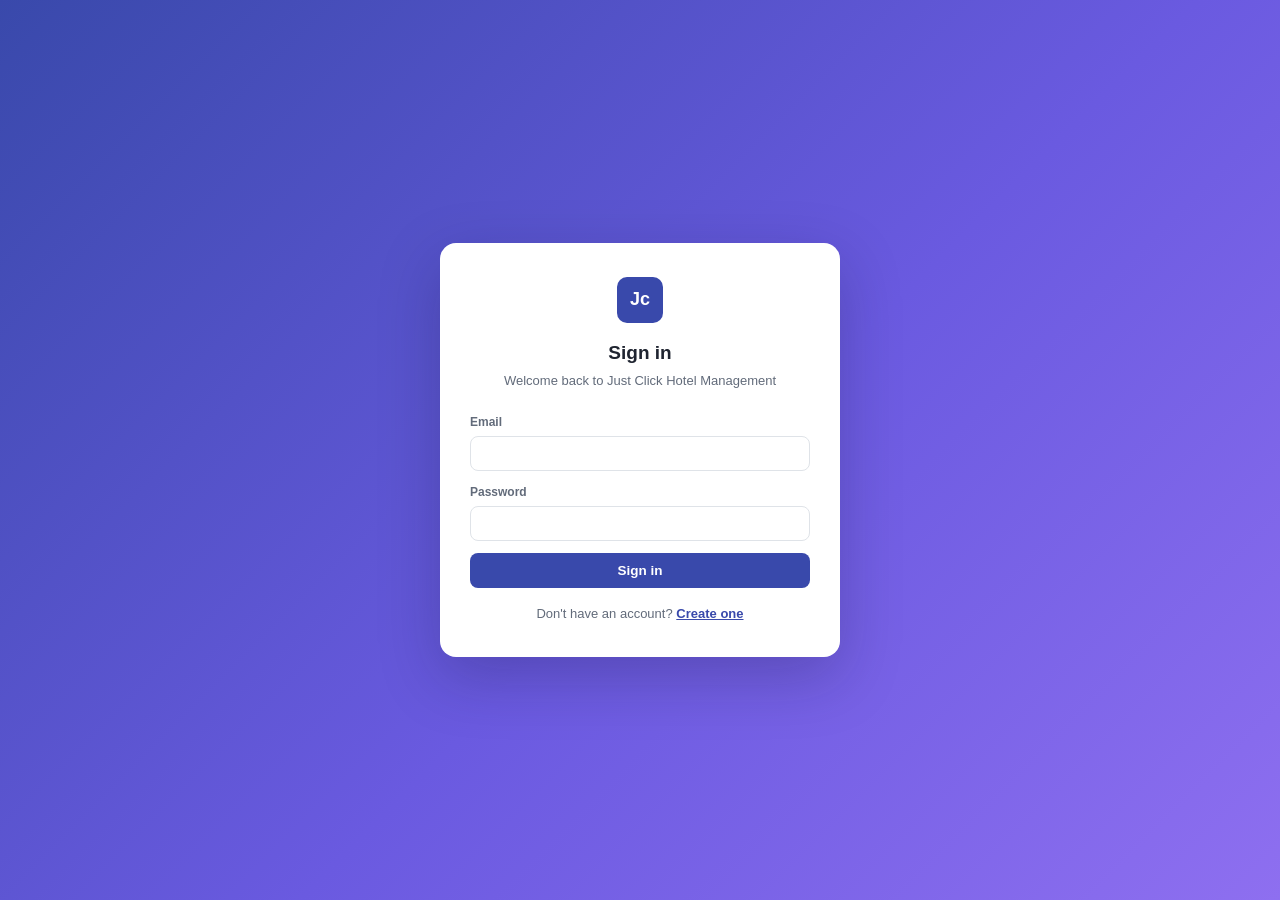
<file: src/main/resources/static/index.html>
<!DOCTYPE html>
<html lang="en">
<head>
    <meta charset="UTF-8">
    <meta name="viewport" content="width=device-width, initial-scale=1.0">
    <title>Hotels — Just Click</title>
    <link rel="icon" href="favicon.ico">
    <link rel="stylesheet" href="css/style.css">
</head>
<body>

<header>
    <div id="app-header" style="display:contents;"></div>
</header>

<div id="toast"></div>

<main>
    <div class="page-head">
        <h2>Hotels</h2>
        <p>Browse hotels and see live room availability.</p>
    </div>

    <div class="stats-strip">
        <div class="stat-mini">
            <div class="num" id="stat-hotels">—</div>
            <div class="lbl">Hotels</div>
        </div>
        <div class="stat-mini">
            <div class="num" id="stat-rooms">—</div>
            <div class="lbl">Total rooms</div>
        </div>
        <div class="stat-mini">
            <div class="num" id="stat-available">—</div>
            <div class="lbl"> Available rooms</div>
        </div>
    </div>

    <div class="toolbar">
        <div class="field" style="margin:0; min-width:200px;">
            <label>City</label>
            <select id="city-filter"><option value="">All cities</option></select>
        </div>
    </div>

    <div class="hotel-grid" id="hotel-grid"></div>
    <p class="text-muted hidden" id="hotel-grid-empty">No hotels found.</p>
</main>

<script src="js/common.js"></script>
<script src="js/dashboard.js"></script>
</body>
</html>
</file>
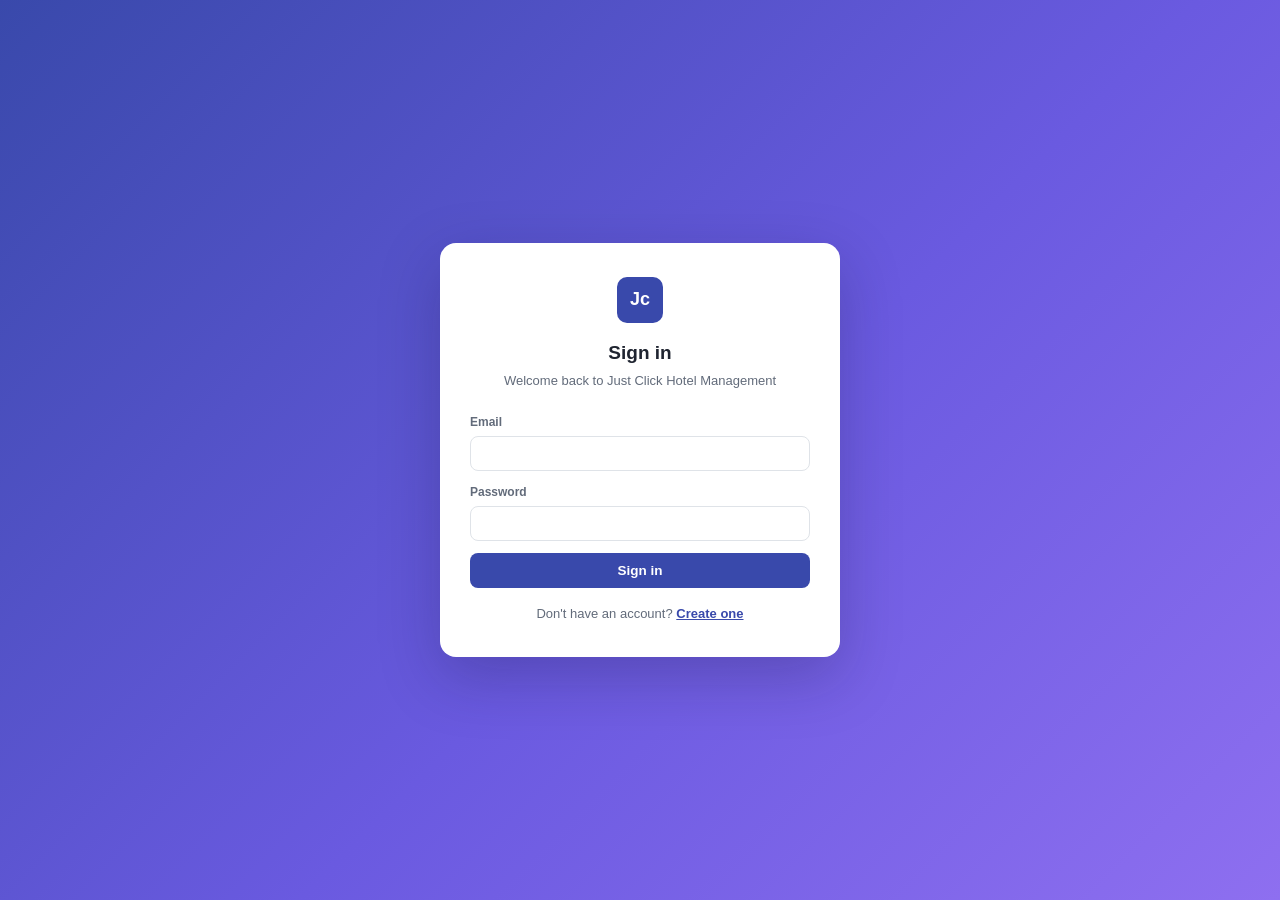
<file: src/main/resources/static/bookings.html>
<!DOCTYPE html>
<html lang="en">
<head>
    <meta charset="UTF-8">
    <meta name="viewport" content="width=device-width, initial-scale=1.0">
    <title>My bookings — Just Click</title>
    <link rel="icon" href="favicon.ico">
    <link rel="stylesheet" href="css/style.css">
</head>
<body>

<header>
    <div id="app-header" style="display:contents;"></div>
</header>

<div id="toast"></div>

<main>
    <div class="page-head">
        <h2>My bookings</h2>
        <p>Everything you've reserved with Just Click.</p>
    </div>

    <div class="card">
        <div class="table-wrap">
            <table id="bookings-table">
                <thead>
                <tr><th>Hotel</th><th>Room</th><th>Check-in</th><th>Check-out</th><th>Guests</th><th>Total</th><th>Status</th><th></th></tr>
                </thead>
                <tbody id="bookings-table-body">
                <tr class="empty-row"><td colspan="8">Loading…</td></tr>
                </tbody>
            </table>
        </div>
    </div>
</main>

<dialog id="modal">
    <div class="modal-inner">
        <div class="modal-head">
            <h3 id="modal-title">Title</h3>
            <button class="modal-close" id="modal-close-btn" type="button">&times;</button>
        </div>
        <div class="form-error" id="modal-error"></div>
        <div id="modal-body"></div>
    </div>
</dialog>

<script src="js/common.js"></script>
<script src="js/bookings.js"></script>
</body>
</html>
</file>
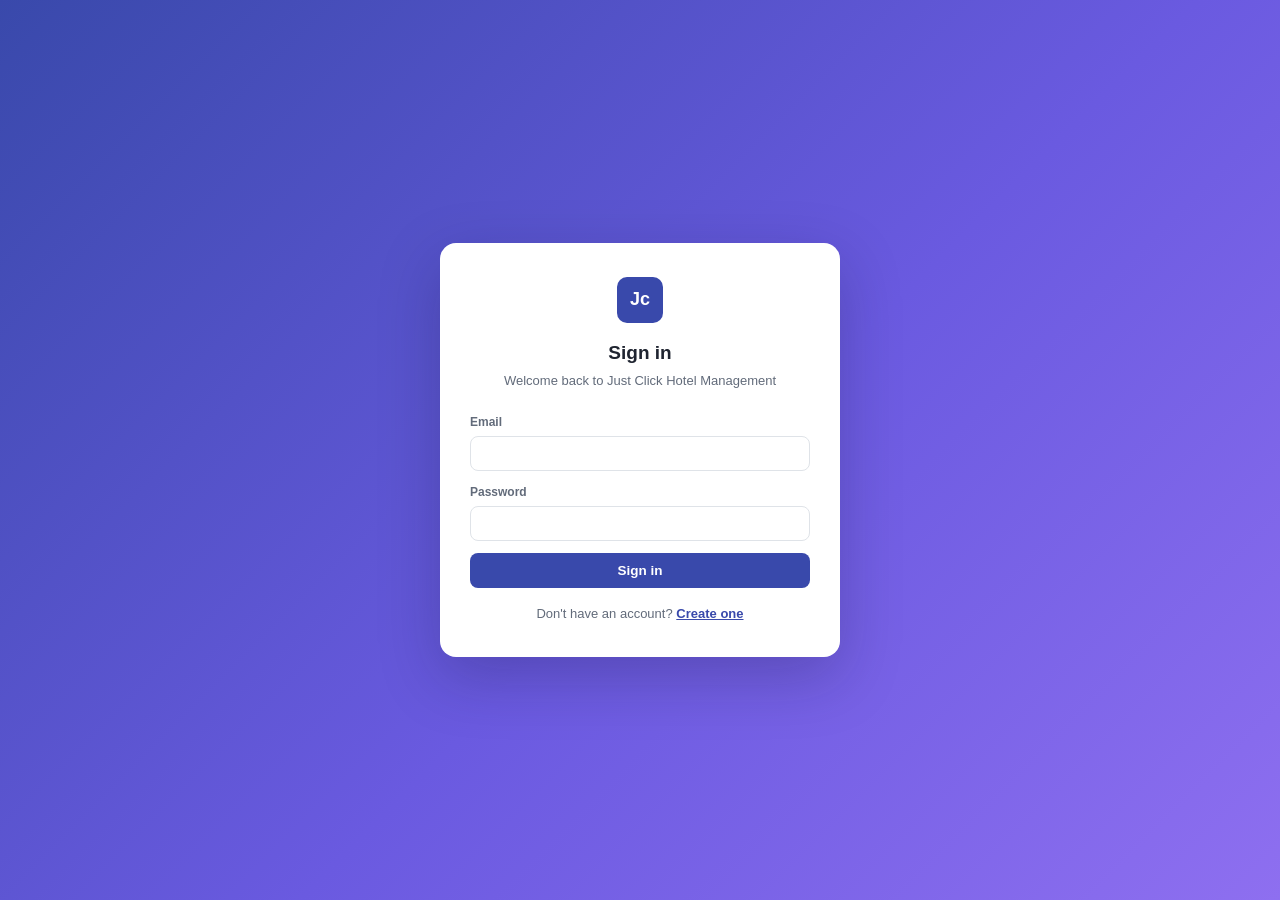
<file: src/main/resources/static/login.html>
<!DOCTYPE html>
<html lang="en">
<head>
    <meta charset="UTF-8">
    <meta name="viewport" content="width=device-width, initial-scale=1.0">
    <title>Sign in — Just Click</title>
    <link rel="icon" href="favicon.ico">
    <link rel="stylesheet" href="css/style.css">
</head>
<body>

<div id="toast"></div>

<div class="auth-shell">
    <div class="auth-card">
        <div class="logo">Jc</div>
        <h1>Sign in</h1>
        <p class="sub">Welcome back to Just Click Hotel Management</p>

        <div class="form-error" id="login-error"></div>

        <form id="login-form">
            <div class="field">
                <label>Email</label>
                <input type="email" id="login-email" required autocomplete="username" />
            </div>
            <div class="field">
                <label>Password</label>
                <input type="password" id="login-password" required autocomplete="current-password" />
            </div>
            <button type="submit" class="btn btn-primary btn-block" id="login-submit-btn">Sign in</button>
        </form>

        <div class="auth-switch">
            Don't have an account? <a href="register.html" class="link-btn">Create one</a>
        </div>
    </div>
</div>

<script src="js/common.js"></script>
<script src="js/login.js"></script>
</body>
</html>
</file>
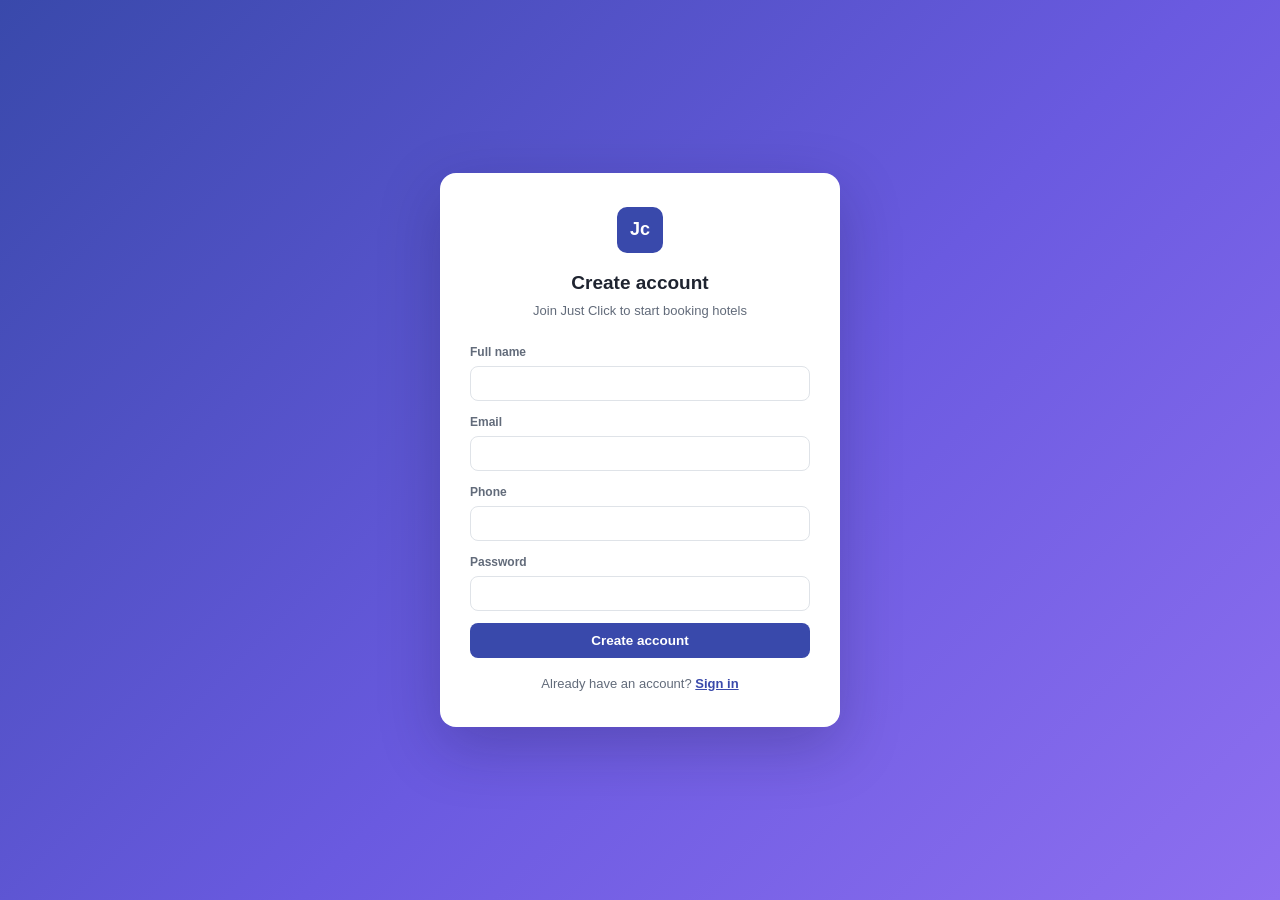
<file: src/main/resources/static/register.html>
<!DOCTYPE html>
<html lang="en">
<head>
    <meta charset="UTF-8">
    <meta name="viewport" content="width=device-width, initial-scale=1.0">
    <title>Create account — Just Click</title>
    <link rel="icon" href="favicon.ico">
    <link rel="stylesheet" href="css/style.css">
</head>
<body>

<div id="toast"></div>

<div class="auth-shell">
    <div class="auth-card">
        <div class="logo">Jc</div>
        <h1>Create account</h1>
        <p class="sub">Join Just Click to start booking hotels</p>

        <div class="form-error" id="register-error"></div>

        <form id="register-form">
            <div class="field">
                <label>Full name</label>
                <input type="text" id="register-fullname" required autocomplete="name" />
            </div>
            <div class="field">
                <label>Email</label>
                <input type="email" id="register-email" required autocomplete="username" />
            </div>
            <div class="field">
                <label>Phone</label>
                <input type="text" id="register-phone" autocomplete="tel" />
            </div>
            <div class="field">
                <label>Password</label>
                <input type="password" id="register-password" required minlength="6" autocomplete="new-password" />
            </div>
            <button type="submit" class="btn btn-primary btn-block" id="register-submit-btn">Create account</button>
        </form>

        <div class="auth-switch">
            Already have an account? <a href="login.html" class="link-btn">Sign in</a>
        </div>
    </div>
</div>

<script src="js/common.js"></script>
<script src="js/register.js"></script>
</body>
</html>
</file>
<file: src/main/resources/static/css/style.css>
:root {
    --primary: #3949ab;
    --primary-dark: #2c3a94;
    --bg: #f4f5f7;
    --surface: #ffffff;
    --border: #dfe3e8;
    --text: #1f2430;
    --text-muted: #626b7a;
    --text-faint: #98a1ae;
    --success: #1b8a5a;
    --success-bg: #e8f6ef;
    --warning: #b5750a;
    --warning-bg: #fdf3e2;
    --danger: #c0392b;
    --danger-bg: #fdecea;
    --info: #3949ab;
    --info-bg: #eceefb;
    --radius: 8px;
}

* {
    box-sizing: border-box;
}

body {
    margin: 0;
    font-family: -apple-system, BlinkMacSystemFont, "Segoe UI", Roboto, Arial, sans-serif;
    background: var(--bg);
    color: var(--text);
    font-size: 14.5px;
    line-height: 1.5;
}

a, button {
    font-family: inherit;
}

h1, h2, h3 {
    margin: 0 0 4px;
}

p {
    margin: 0;
}

.hidden {
    display: none !important;
}

/* ---------- Header ---------- */

header {
    background: var(--surface);
    border-bottom: 1px solid var(--border);
    padding: 12px 24px;
    display: flex;
    align-items: center;
    justify-content: space-between;
    gap: 16px;
    position: sticky;
    top: 0;
    z-index: 20;
}

.brand {
    display: flex;
    align-items: center;
    gap: 10px;
    cursor: pointer;
}

.brand .logo {
    width: 34px;
    height: 34px;
    border-radius: 8px;
    background: var(--primary);
    color: #fff;
    display: flex;
    align-items: center;
    justify-content: center;
    font-weight: 700;
}

.brand-name {
    font-weight: 700;
    font-size: 15px;
}

.brand-sub {
    font-size: 11px;
    color: var(--text-faint);
    text-transform: uppercase;
    letter-spacing: 0.04em;
}

nav {
    display: flex;
    align-items: center;
    gap: 4px;
    flex: 1;
    margin-left: 24px;
}

nav button {
    background: none;
    border: none;
    padding: 8px 12px;
    border-radius: var(--radius);
    font-size: 13.5px;
    font-weight: 600;
    color: var(--text-muted);
    cursor: pointer;
}

nav button:hover {
    background: var(--bg);
}

nav button.active {
    background: var(--info-bg);
    color: var(--primary);
}

.header-right {
    display: flex;
    align-items: center;
    gap: 8px;
}

.who-chip {
    font-size: 13px;
    color: var(--text-muted);
}

.who-chip strong {
    color: var(--text);
}

/* ---------- Buttons ---------- */

.btn {
    display: inline-flex;
    align-items: center;
    justify-content: center;
    gap: 6px;
    border-radius: var(--radius);
    border: 1px solid transparent;
    padding: 9px 16px;
    font-size: 13.5px;
    font-weight: 600;
    cursor: pointer;
    white-space: nowrap;
}

.btn-primary {
    background: var(--primary);
    color: #fff;
}

.btn-primary:hover {
    background: var(--primary-dark);
}

.btn-outline {
    background: var(--surface);
    border-color: var(--border);
    color: var(--text);
}

.btn-outline:hover {
    background: var(--bg);
}

.btn-danger {
    background: var(--surface);
    border-color: var(--danger);
    color: var(--danger);
}

.btn-danger:hover {
    background: var(--danger-bg);
}

.btn-sm {
    padding: 5px 10px;
    font-size: 12.5px;
}

.btn:disabled {
    opacity: 0.5;
    cursor: not-allowed;
}

.btn-block {
    width: 100%;
}

.link-btn {
    background: none;
    border: none;
    color: var(--primary);
    font-weight: 600;
    cursor: pointer;
    padding: 0;
    font-size: inherit;
}

/* ---------- Layout ---------- */

main {
    max-width: 1080px;
    margin: 0 auto;
    padding: 24px;
}

.view {
    display: none;
}

.view.active {
    display: block;
}

.page-head {
    margin-bottom: 18px;
}

.page-head h2 {
    font-size: 20px;
}

.page-head p {
    color: var(--text-muted);
    font-size: 13px;
    margin-top: 4px;
}

.card {
    background: var(--surface);
    border: 1px solid var(--border);
    border-radius: var(--radius);
    padding: 18px;
}

.card + .card {
    margin-top: 16px;
}

.section-title {
    font-size: 14.5px;
    font-weight: 700;
    margin-bottom: 10px;
}

.toolbar {
    display: flex;
    align-items: flex-end;
    gap: 10px;
    flex-wrap: wrap;
    margin-bottom: 16px;
}

.toolbar-spacer {
    flex: 1;
}

/* ---------- Forms ---------- */

.field {
    display: flex;
    flex-direction: column;
    gap: 5px;
    margin-bottom: 12px;
}

.field label {
    font-size: 12px;
    font-weight: 600;
    color: var(--text-muted);
}

.field input,
.field select,
.field textarea {
    border: 1px solid var(--border);
    border-radius: var(--radius);
    padding: 9px 10px;
    font-size: 13.5px;
    background: var(--surface);
    color: var(--text);
    font-family: inherit;
    width: 100%;
}

.field input:focus,
.field select:focus,
.field textarea:focus {
    outline: none;
    border-color: var(--primary);
}

.field textarea {
    resize: vertical;
    min-height: 70px;
}

.field-row {
    display: grid;
    grid-template-columns: repeat(auto-fit, minmax(140px, 1fr));
    gap: 12px;
}

.checkbox-row {
    display: flex;
    flex-wrap: wrap;
    gap: 10px 16px;
}

.checkbox-row label {
    display: flex;
    align-items: center;
    gap: 6px;
    font-size: 13px;
    font-weight: 500;
}

.form-error {
    display: none;
    background: var(--danger-bg);
    color: var(--danger);
    border-radius: var(--radius);
    padding: 9px 12px;
    font-size: 13px;
    margin-bottom: 12px;
}

.form-error.show {
    display: block;
}

/* ---------- Tables ---------- */

.table-wrap {
    overflow-x: auto;
}

table {
    width: 100%;
    border-collapse: collapse;
    font-size: 13.5px;
}

thead th {
    text-align: left;
    font-size: 11px;
    text-transform: uppercase;
    letter-spacing: 0.03em;
    color: var(--text-faint);
    padding: 8px 10px;
    border-bottom: 1px solid var(--border);
    white-space: nowrap;
}

tbody td {
    padding: 10px;
    border-bottom: 1px solid var(--border);
    vertical-align: middle;
}

tbody tr:last-child td {
    border-bottom: none;
}

tbody tr:hover {
    background: var(--bg);
}

.row-actions {
    display: flex;
    gap: 6px;
    justify-content: flex-end;
}

.empty-row td {
    text-align: center;
    color: var(--text-faint);
    padding: 22px 10px;
}

/* ---------- Badges ---------- */

.badge {
    display: inline-block;
    font-size: 11px;
    font-weight: 700;
    padding: 3px 9px;
    border-radius: 20px;
    text-transform: uppercase;
    letter-spacing: 0.02em;
}

.badge-available, .badge-confirmed, .badge-checked_out, .badge-completed {
    background: var(--success-bg);
    color: var(--success);
}

.badge-occupied, .badge-cancelled {
    background: var(--danger-bg);
    color: var(--danger);
}

.badge-maintenance, .badge-pending {
    background: var(--warning-bg);
    color: var(--warning);
}

.badge-reserved, .badge-checked_in {
    background: var(--info-bg);
    color: var(--info);
}

.badge-active {
    background: var(--success-bg);
    color: var(--success);
}

.badge-inactive {
    background: var(--danger-bg);
    color: var(--danger);
}

/* ---------- Hotel list / cards ---------- */

.hotel-list {
    display: flex;
    flex-direction: column;
    gap: 10px;
}

.hotel-row {
    background: var(--surface);
    border: 1px solid var(--border);
    border-radius: var(--radius);
    padding: 14px 16px;
    display: flex;
    align-items: center;
    justify-content: space-between;
    gap: 12px;
    cursor: pointer;
}

.hotel-row:hover {
    border-color: var(--primary);
}

.hotel-row .name {
    font-weight: 700;
    font-size: 15px;
}

.hotel-row .meta {
    font-size: 12.5px;
    color: var(--text-muted);
    margin-top: 2px;
}

.hotel-row .rating {
    font-weight: 700;
    color: var(--primary);
    white-space: nowrap;
}

/* ---------- Review list ---------- */

.review-item {
    padding: 10px 0;
    border-bottom: 1px solid var(--border);
}

.review-item:last-child {
    border-bottom: none;
}

.review-item .head {
    display: flex;
    justify-content: space-between;
    font-size: 13px;
    font-weight: 600;
}

.review-item .stars {
    color: var(--warning);
}

.review-item .comment {
    font-size: 13px;
    color: var(--text-muted);
    margin-top: 4px;
}

/* ---------- Toast ---------- */

#toast {
    position: fixed;
    bottom: 20px;
    left: 50%;
    transform: translate(-50%, 20px);
    background: var(--text);
    color: #fff;
    padding: 10px 18px;
    border-radius: var(--radius);
    font-size: 13.5px;
    opacity: 0;
    pointer-events: none;
    transition: opacity 0.2s ease, transform 0.2s ease;
    z-index: 100;
    max-width: 90vw;
}

#toast.show {
    opacity: 1;
    transform: translate(-50%, 0);
}

/* ---------- Modal  ---------- */

dialog#modal {
    border: none;
    border-radius: var(--radius);
    padding: 0;
    width: 100%;
    max-width: 460px;
    box-shadow: 0 10px 40px rgba(0, 0, 0, 0.18);
}

dialog#modal::backdrop {
    background: rgba(15, 20, 30, 0.45);
}

.modal-inner {
    padding: 20px;
    max-height: 82vh;
    overflow-y: auto;
}

.modal-head {
    display: flex;
    justify-content: space-between;
    align-items: center;
    margin-bottom: 14px;
}

.modal-head h3 {
    font-size: 16px;
}

.modal-close {
    background: none;
    border: none;
    font-size: 20px;
    line-height: 1;
    cursor: pointer;
    color: var(--text-faint);
}

/* ---------- Admin ---------- */

.admin-tabs {
    display: flex;
    flex-wrap: wrap;
    gap: 6px;
    margin-bottom: 16px;
    border-bottom: 1px solid var(--border);
    padding-bottom: 12px;
}

.admin-tabs button {
    background: var(--surface);
    border: 1px solid var(--border);
    border-radius: 20px;
    padding: 7px 14px;
    font-size: 12.5px;
    font-weight: 600;
    color: var(--text-muted);
    cursor: pointer;
}

.admin-tabs button.active {
    background: var(--primary);
    border-color: var(--primary);
    color: #fff;
}

/* ---------- Gate ---------- */

.gate-card {
    max-width: 420px;
    margin: 60px auto;
    text-align: center;
}

.gate-card .logo {
    width: 48px;
    height: 48px;
    border-radius: 10px;
    background: var(--primary);
    color: #fff;
    display: flex;
    align-items: center;
    justify-content: center;
    font-weight: 700;
    font-size: 18px;
    margin: 0 auto 14px;
}

.gate-card h1 {
    font-size: 20px;
}

.gate-card p {
    color: var(--text-muted);
    margin-top: 8px;
    font-size: 13.5px;
}

.gate-actions {
    display: flex;
    gap: 10px;
    justify-content: center;
    margin-top: 18px;
}

/* ---------- Misc ---------- */

.text-muted {
    color: var(--text-muted);
}

.text-right {
    text-align: right;
}

.mono {
    font-variant-numeric: tabular-nums;
}

@media (max-width: 640px) {
    header {
        flex-wrap: wrap;
    }
    nav {
        order: 3;
        width: 100%;
        margin: 8px 0 0;
        overflow-x: auto;
    }
}

/*  loging and register */

.auth-shell {
    min-height: 100vh;
    display: flex;
    align-items: center;
    justify-content: center;
    background: linear-gradient(135deg, #3949ab 0%, #6a5ae0 55%, #8e6ff0 100%);
    padding: 24px;
}

.auth-card {
    background: var(--surface);
    border-radius: 16px;
    box-shadow: 0 20px 60px rgba(20, 20, 60, 0.25);
    width: 100%;
    max-width: 400px;
    padding: 34px 30px;
}

.auth-card .logo {
    width: 46px;
    height: 46px;
    border-radius: 10px;
    background: var(--primary);
    color: #fff;
    display: flex;
    align-items: center;
    justify-content: center;
    font-weight: 700;
    font-size: 18px;
    margin: 0 auto 16px;
}

.auth-card h1 {
    font-size: 19px;
    text-align: center;
}

.auth-card .sub {
    text-align: center;
    color: var(--text-muted);
    font-size: 13px;
    margin-top: 4px;
    margin-bottom: 22px;
}

.auth-card form {
    margin-top: 4px;
}

.auth-switch {
    text-align: center;
    font-size: 13px;
    margin-top: 16px;
    color: var(--text-muted);
}

/*    dashboard panel */

.stats-strip {
    display: grid;
    grid-template-columns: repeat(auto-fit, minmax(150px, 1fr));
    gap: 12px;
    margin-bottom: 20px;
}

.stat-mini {
    background: var(--surface);
    border: 1px solid var(--border);
    border-radius: var(--radius);
    padding: 14px 16px;
}

.stat-mini .num {
    font-size: 22px;
    font-weight: 800;
    color: var(--primary);
    line-height: 1.1;
}

.stat-mini .lbl {
    font-size: 12px;
    color: var(--text-muted);
    margin-top: 2px;
}

.hotel-grid {
    display: grid;
    grid-template-columns: repeat(auto-fill, minmax(260px, 1fr));
    gap: 16px;
}

.hotel-card {
    background: var(--surface);
    border: 1px solid var(--border);
    border-radius: 12px;
    padding: 18px;
    cursor: pointer;
    transition: box-shadow 0.15s ease, border-color 0.15s ease, transform 0.15s ease;
    display: flex;
    flex-direction: column;
    gap: 10px;
    overflow: hidden;
}

.hotel-card:hover {
    box-shadow: var(--shadow-md, 0 8px 24px rgba(0,0,0,0.08));
    border-color: var(--primary);
    transform: translateY(-2px);
}

.hotel-card .top-row {
    display: flex;
    justify-content: space-between;
    align-items: flex-start;
    gap: 8px;
}

.hotel-card .name {
    font-weight: 700;
    font-size: 15.5px;
}

.hotel-card .location {
    font-size: 12.5px;
    color: var(--text-muted);
    margin-top: 2px;
}

.hotel-card .rating-pill {
    background: var(--warning-bg);
    color: var(--warning);
    font-weight: 700;
    font-size: 12px;
    padding: 3px 9px;
    border-radius: 20px;
    white-space: nowrap;
}

.hotel-card .desc {
    font-size: 12.5px;
    color: var(--text-muted);
    overflow: hidden;
    text-overflow: ellipsis;
    display: -webkit-box;
    -webkit-line-clamp: 2;
    -webkit-box-orient: vertical;
}

.hotel-card .bottom-row {
    display: flex;
    justify-content: space-between;
    align-items: center;
    margin-top: auto;
    padding-top: 10px;
    border-top: 1px solid var(--border-soft, var(--border));
}

.hotel-card .price {
    font-weight: 800;
    color: var(--primary);
    font-size: 15px;
}

.hotel-card .price small {
    display: block;
    font-weight: 600;
    color: var(--text-faint);
    font-size: 11px;
}

.avail-chip {
    font-size: 11px;
    font-weight: 700;
    padding: 3px 9px;
    border-radius: 20px;
}

.avail-chip.free {
    background: var(--success-bg);
    color: var(--success);
}

.avail-chip.full {
    background: var(--danger-bg);
    color: var(--danger);
}

/* ---------- Photo gallery  ---------- */

.gallery-grid {
    display: grid;
    grid-template-columns: repeat(auto-fill, minmax(140px, 1fr));
    gap: 12px;
}

.gallery-item {
    border: 1px solid var(--border);
    border-radius: var(--radius, 8px);
    overflow: hidden;
    background: var(--surface);
    display: flex;
    flex-direction: column;
}

.gallery-item img {
    width: 100%;
    height: 100px;
    object-fit: cover;
    display: block;
    background: var(--border-soft, var(--border));
}

.gallery-item .cap {
    font-size: 12px;
    color: var(--text-muted);
    padding: 6px 8px 0;
    overflow: hidden;
    text-overflow: ellipsis;
    white-space: nowrap;
}

.gallery-item .btn {
    margin: 8px;
}

.hotel-card .cover-img {
    width: calc(100% + 36px);
    margin: -18px -18px 0;
    height: 130px;
    object-fit: cover;
    display: block;
}

.hotel-card.no-cover {
    padding-top: 18px;
}


/* chat box*/

.concierge-toggle {
    position: fixed;
    right: 22px;
    bottom: 22px;
    width: 52px;
    height: 52px;
    border-radius: 50%;
    background: var(--primary);
    color: #fff;
    border: none;
    font-size: 22px;
    cursor: pointer;
    box-shadow: 0 8px 24px rgba(20, 20, 60, 0.28);
    z-index: 40;
}

.concierge-toggle:hover {
    background: var(--primary-dark);
}

.concierge-panel {
    position: fixed;
    right: 22px;
    bottom: 84px;
    width: 320px;
    max-width: calc(100vw - 44px);
    height: 420px;
    max-height: calc(100vh - 140px);
    background: var(--surface);
    border: 1px solid var(--border);
    border-radius: var(--radius);
    box-shadow: 0 12px 40px rgba(20, 20, 60, 0.22);
    display: flex;
    flex-direction: column;
    overflow: hidden;
    z-index: 40;
}

.concierge-head {
    background: var(--primary);
    color: #fff;
    padding: 10px 14px;
    display: flex;
    align-items: center;
    justify-content: space-between;
    font-weight: 700;
    font-size: 13.5px;
}

.concierge-head .modal-close {
    color: #fff;
}

.concierge-messages {
    flex: 1;
    overflow-y: auto;
    padding: 12px;
    display: flex;
    flex-direction: column;
    gap: 8px;
}

.concierge-msg {
    max-width: 85%;
    padding: 8px 11px;
    border-radius: 12px;
    font-size: 13px;
    line-height: 1.4;
    white-space: pre-wrap;
}

.concierge-msg-bot {
    align-self: flex-start;
    background: var(--bg);
    color: var(--text);
    border-bottom-left-radius: 3px;
}

.concierge-msg-user {
    align-self: flex-end;
    background: var(--info-bg);
    color: var(--primary);
    border-bottom-right-radius: 3px;
}

.concierge-form {
    display: flex;
    gap: 6px;
    padding: 10px;
    border-top: 1px solid var(--border);
}

.concierge-form input {
    flex: 1;
    border: 1px solid var(--border);
    border-radius: var(--radius);
    padding: 8px 10px;
    font-size: 13px;
    font-family: inherit;
}

.concierge-form input:focus {
    outline: none;
    border-color: var(--primary);
}
</file>
